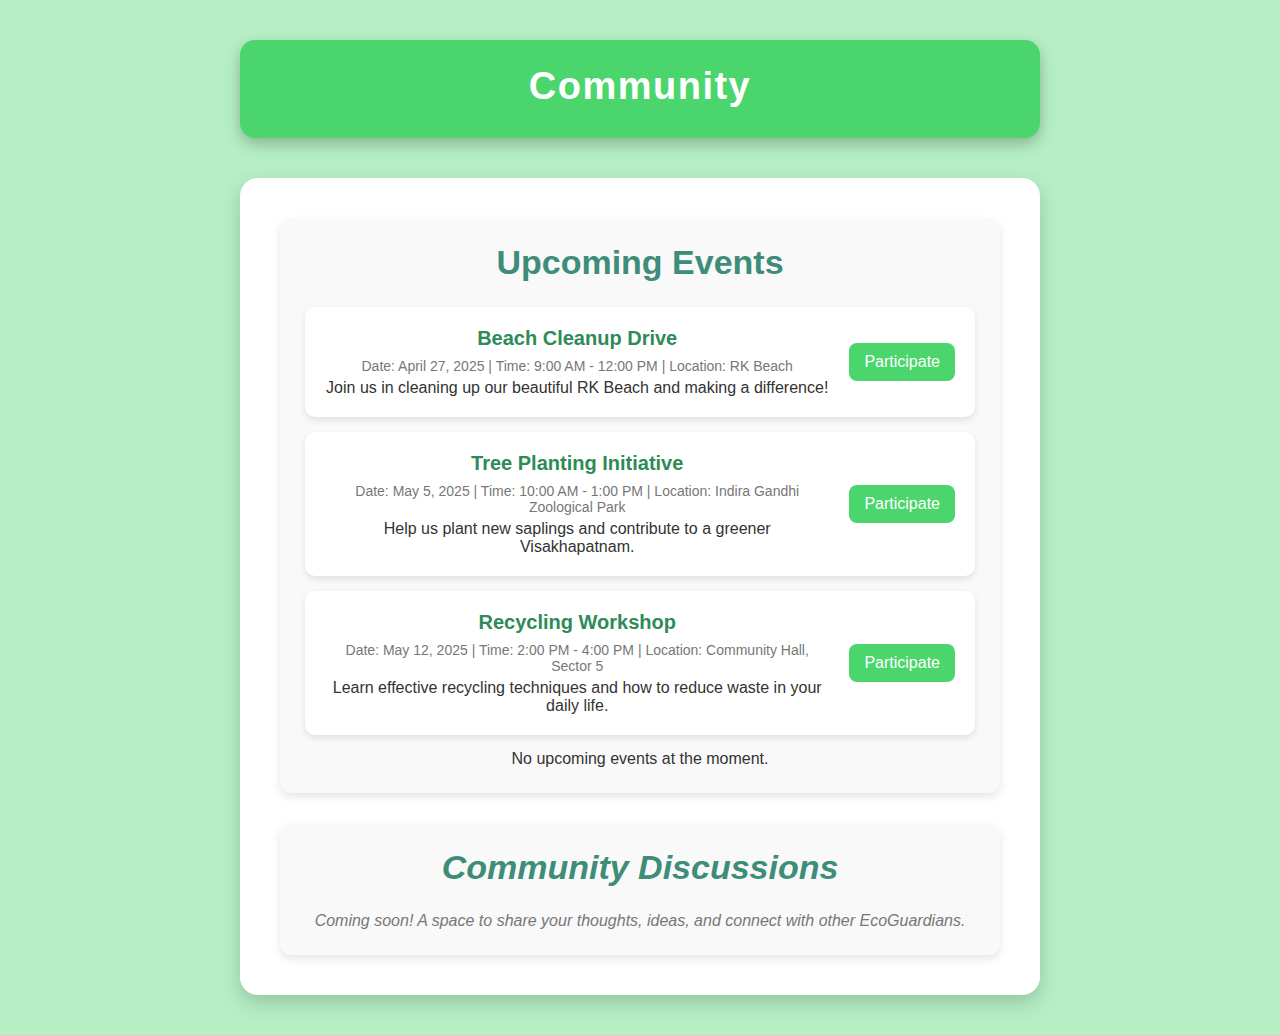
<file: community.html>
<!DOCTYPE html>
<html lang="en">
<head>
    <meta charset="UTF-8">
    <meta name="viewport" content="width=device-width, initial-scale=1.0">
    <title>Community - EcoGuardian</title>
    <link rel="stylesheet" href="style.css">
    <style>
        body {
            background: #B7EFC5; /* Light green background */
            color: #333;
            font-family: 'Segoe UI', Tahoma, Geneva, Verdana, sans-serif;
            display: flex;
            flex-direction: column;
            align-items: center;
            padding: 40px 20px;
            min-height: 100vh;
            box-sizing: border-box;
        }

        header {
            background: #4AD66D; /* Vibrant green header */
            color: white;
            padding: 25px 30px;
            border-radius: 15px;
            margin-bottom: 40px;
            box-shadow: 0 6px 15px rgba(0, 0, 0, 0.25);
            text-align: center;
            width: 90%;
            max-width: 800px;
        }

        header h1 {
            font-size: 38px;
            letter-spacing: 1.5px;
            margin-bottom: 5px;
        }

        .container {
            background: white;
            padding: 40px;
            border-radius: 18px;
            box-shadow: 0 8px 20px rgba(0, 0, 0, 0.18);
            width: 90%;
            max-width: 800px;
            display: flex;
            flex-direction: column;
            gap: 30px; /* Spacing between sections */
        }

        h2 {
            color: #3D8D7A; /* Deeper green subheading */
            font-size: 34px;
            font-weight: bold;
            text-align: center;
            margin-bottom: 25px;
        }

        /* Events Section */
        .events-section {
            padding: 25px;
            border-radius: 12px;
            background-color: #f9f9f9;
            box-shadow: 0 4px 10px rgba(0, 0, 0, 0.1);
        }

        .event-list {
            list-style: none;
            padding: 0;
            margin-top: 20px;
        }

        .event-item {
            background-color: white;
            padding: 20px;
            margin-bottom: 15px;
            border-radius: 10px;
            box-shadow: 0 3px 7px rgba(0, 0, 0, 0.1);
            display: flex;
            gap: 20px;
            align-items: center;
        }

        .event-details {
            flex-grow: 1;
        }

        .event-title {
            font-size: 20px;
            font-weight: bold;
            color: #2E8B57; /* Sea green for event title */
            margin-bottom: 8px;
        }

        .event-meta {
            color: #777;
            font-size: 14px;
            margin-bottom: 5px;
        }

        .participate-button {
            background-color: #4AD66D; /* Green button */
            color: white;
            border: none;
            padding: 10px 15px;
            border-radius: 8px;
            cursor: pointer;
            font-size: 16px;
            transition: background-color 0.2s ease-in-out;
        }

        .participate-button:hover {
            background-color: #3D8D7A; /* Darker green on hover */
        }

        /* Future Posts/Discussions Section (Placeholder) */
        .discussions-section {
            padding: 25px;
            border-radius: 12px;
            background-color: #f9f9f9;
            box-shadow: 0 4px 10px rgba(0, 0, 0, 0.1);
            text-align: center;
            color: #777;
            font-style: italic;
        }

        /* Modal Styles */
        .modal {
            display: none; /* Hidden by default */
            position: fixed; /* Stay in place */
            z-index: 1; /* Sit on top */
            left: 0;
            top: 0;
            width: 100%; /* Full width */
            height: 100%; /* Full height */
            overflow: auto; /* Enable scroll if needed */
            background-color: rgba(0,0,0,0.4); /* Black w/ opacity */
        }

        .modal-content {
            background-color: #fefefe;
            margin: 15% auto; /* 15% from the top and centered */
            padding: 20px;
            border: 1px solid #888;
            width: 80%; /* Could be more or less, depending on screen size */
            border-radius: 10px;
            position: relative;
        }

        .close-button {
            color: #aaa;
            float: right;
            font-size: 28px;
            font-weight: bold;
        }

        .close-button:hover,
        .close-button:focus {
            color: black;
            text-decoration: none;
            cursor: pointer;
        }

        .modal-input-group {
            margin-bottom: 15px;
        }

        .modal-input-group label {
            display: block;
            margin-bottom: 5px;
            font-weight: bold;
        }

        .modal-input-group input[type=text],
        .modal-input-group input[type=email],
        .modal-input-group input[type=tel] {
            width: calc(100% - 12px);
            padding: 8px;
            border: 1px solid #ccc;
            border-radius: 5px;
            box-sizing: border-box;
            font-size: 16px;
        }

        .modal-actions {
            text-align: right;
        }

        .modal-actions button {
            background-color: #4AD66D; /* Green button */
            color: white;
            border: none;
            padding: 10px 15px;
            border-radius: 8px;
            cursor: pointer;
            font-size: 16px;
            transition: background-color 0.2s ease-in-out;
            margin-left: 10px;
        }

        .modal-actions button:hover {
            background-color: #3D8D7A; /* Darker green on hover */
        }

        .modal-actions button.cancel-button {
            background-color: #f44336; /* Red cancel button */
        }

        .modal-actions button.cancel-button:hover {
            background-color: #d32f2f;
        }
    </style>
</head>
<body>
    <header>
        <h1>Community</h1>
    </header>

    <div class="container">
        <section class="events-section">
            <h2>Upcoming Events</h2>
            <ul class="event-list">
                <li class="event-item" data-event-id="1">
                    <div class="event-details">
                        <h3 class="event-title">Beach Cleanup Drive</h3>
                        <p class="event-meta">Date: April 27, 2025 | Time: 9:00 AM - 12:00 PM | Location: RK Beach</p>
                        <p>Join us in cleaning up our beautiful RK Beach and making a difference!</p>
                    </div>
                    <button class="participate-button" onclick="openParticipationModal(1)">Participate</button>
                </li>
                <li class="event-item" data-event-id="2">
                    <div class="event-details">
                        <h3 class="event-title">Tree Planting Initiative</h3>
                        <p class="event-meta">Date: May 5, 2025 | Time: 10:00 AM - 1:00 PM | Location: Indira Gandhi Zoological Park</p>
                        <p>Help us plant new saplings and contribute to a greener Visakhapatnam.</p>
                    </div>
                    <button class="participate-button" onclick="openParticipationModal(2)">Participate</button>
                </li>
                <li class="event-item" data-event-id="3">
                    <div class="event-details">
                        <h3 class="event-title">Recycling Workshop</h3>
                        <p class="event-meta">Date: May 12, 2025 | Time: 2:00 PM - 4:00 PM | Location: Community Hall, Sector 5</p>
                        <p>Learn effective recycling techniques and how to reduce waste in your daily life.</p>
                    </div>
                    <button class="participate-button" onclick="openParticipationModal(3)">Participate</button>
                </li>
            </ul>
            <p class="event-list-empty hidden">No upcoming events at the moment.</p>
        </section>

        <section class="discussions-section">
            <h2>Community Discussions</h2>
            <p>Coming soon! A space to share your thoughts, ideas, and connect with other EcoGuardians.</p>
        </section>

        <div id="participationModal" class="modal">
            <div class="modal-content">
                <span class="close-button" onclick="closeParticipationModal()">&times;</span>
                <h2>Participate in Event</h2>
                <form id="participationForm">
                    <div class="modal-input-group">
                        <label for="name">Your Name:</label>
                        <input type="text" id="name" name="name" required>
                    </div>
                    <div class="modal-input-group">
                        <label for="email">Your Email:</label>
                        <input type="email" id="email" name="email" required>
                    </div>
                    <div class="modal-input-group">
                        <label for="phone">Your Phone Number:</label>
                        <input type="tel" id="phone" name="phone" pattern="[0-9]{10}" placeholder="10-digit number" required>
                    </div>
                    <div class="modal-actions">
                        <button type="button" class="cancel-button" onclick="closeParticipationModal()">Cancel</button>
                        <button type="button" onclick="submitParticipation()">Submit</button>
                    </div>
                    <input type="hidden" id="eventId" name="event_id">
                </form>
            </div>
        </div>
    </div>

    <script>
        const participationModal = document.getElementById('participationModal');
        let currentEventId;

        function openParticipationModal(eventId) {
            currentEventId = eventId;
            document.getElementById('eventId').value = eventId;
            participationModal.style.display = "block";
        }

        function closeParticipationModal() {
            participationModal.style.display = "none";
        }

        window.onclick = function(event) {
            if (event.target == participationModal) {
                closeParticipationModal();
            }
        }

        function submitParticipation() {
            const name = document.getElementById('name').value;
            const email = document.getElementById('email').value;
            const phone = document.getElementById('phone').value;
            const eventId = document.getElementById('eventId').value;

            // Basic client-side validation
            if (!name || !email || !phone || !/^[0-9]{10}$/.test(phone)) {
                alert('Please enter your name, a valid email, and a 10-digit phone number.');
                return;
            }

            // Send data to the backend using fetch
            fetch('participate_event.php', {
                method: 'POST',
                headers: {
                    'Content-Type': 'application/x-www-form-urlencoded',
                },
                body: `event_id=${eventId}&name=${name}&email=${email}&phone=${phone}`
            })
            .then(response => response.text())
            .then(data => {
                alert(data); // Show success or error message from PHP
                closeParticipationModal();
            })
            .catch(error => {
                console.error('Error:', error);
                alert('An error occurred while trying to participate.');
            });
        }
    </script>
</body>
</html>
</file>
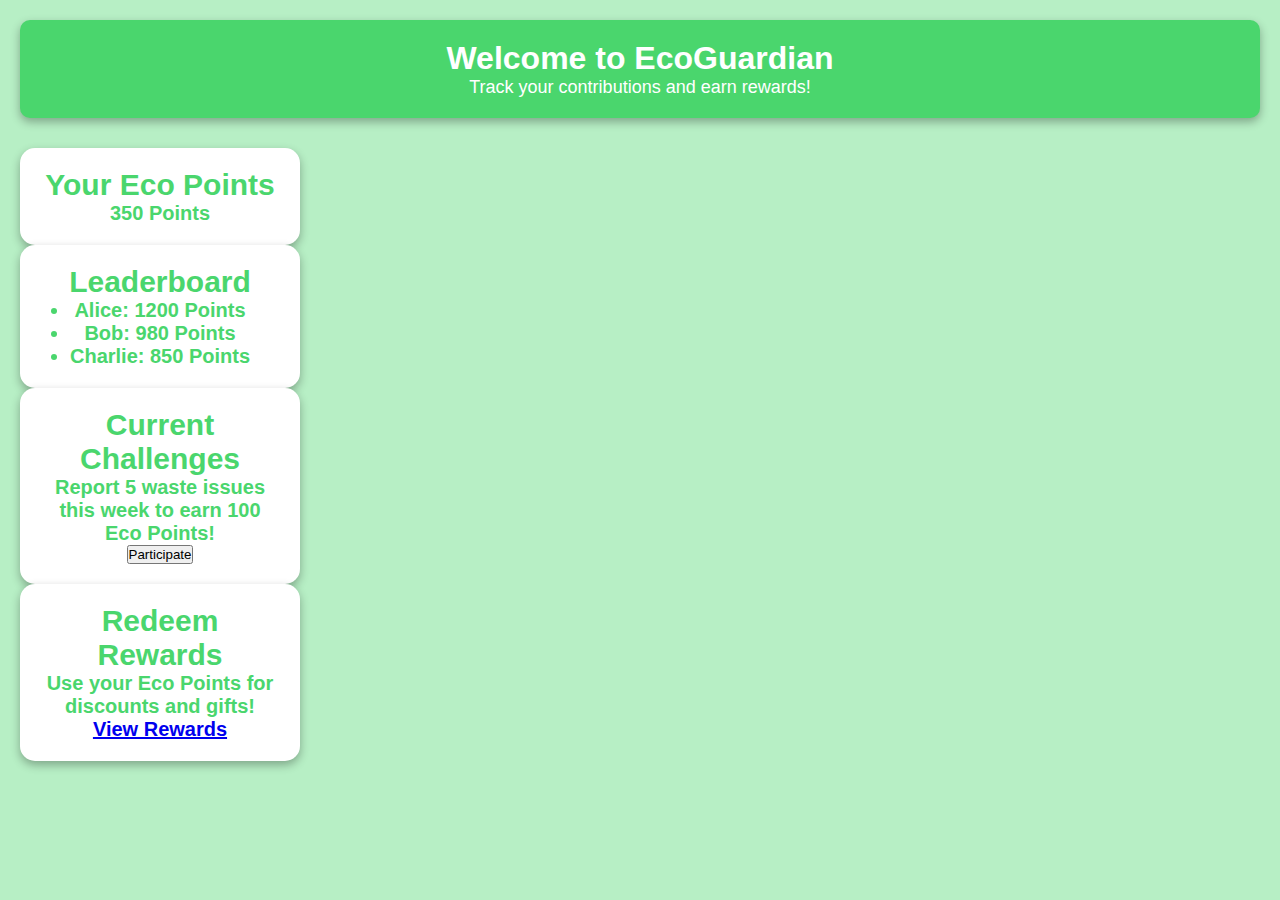
<file: dashboard.html>
<!DOCTYPE html>
<html lang="en">
<head>
    <meta charset="UTF-8">
    <meta name="viewport" content="width=device-width, initial-scale=1.0">
    <title>EcoGuardian Dashboard</title>
    <link rel="stylesheet" href="style.css">
</head>
<body>
    <header>
        <h1>Welcome to EcoGuardian</h1>
        <p>Track your contributions and earn rewards!</p>
    </header>

    <div class="dashboard">
        <div class="card">
            <h2>Your Eco Points</h2>
            <p id="ecoPoints">Loading...</p>
        </div>

        <div class="card">
            <h2>Leaderboard</h2>
            <ul id="leaderboard">
                <li>Loading...</li>
            </ul>
        </div>

        <div class="card">
            <h2>Current Challenges</h2>
            <p>Report 5 waste issues this week to earn 100 Eco Points!</p>
            <button class="challenge-btn">Participate</button>
        </div>

        <div class="card">
            <h2>Redeem Rewards</h2>
            <p>Use your Eco Points for discounts and gifts!</p>
            <a href="rewards.html" class="redeem-btn">View Rewards</a>
        </div>
    </div>

    <script src="script.js"></script>
</body>
</html>
</file>
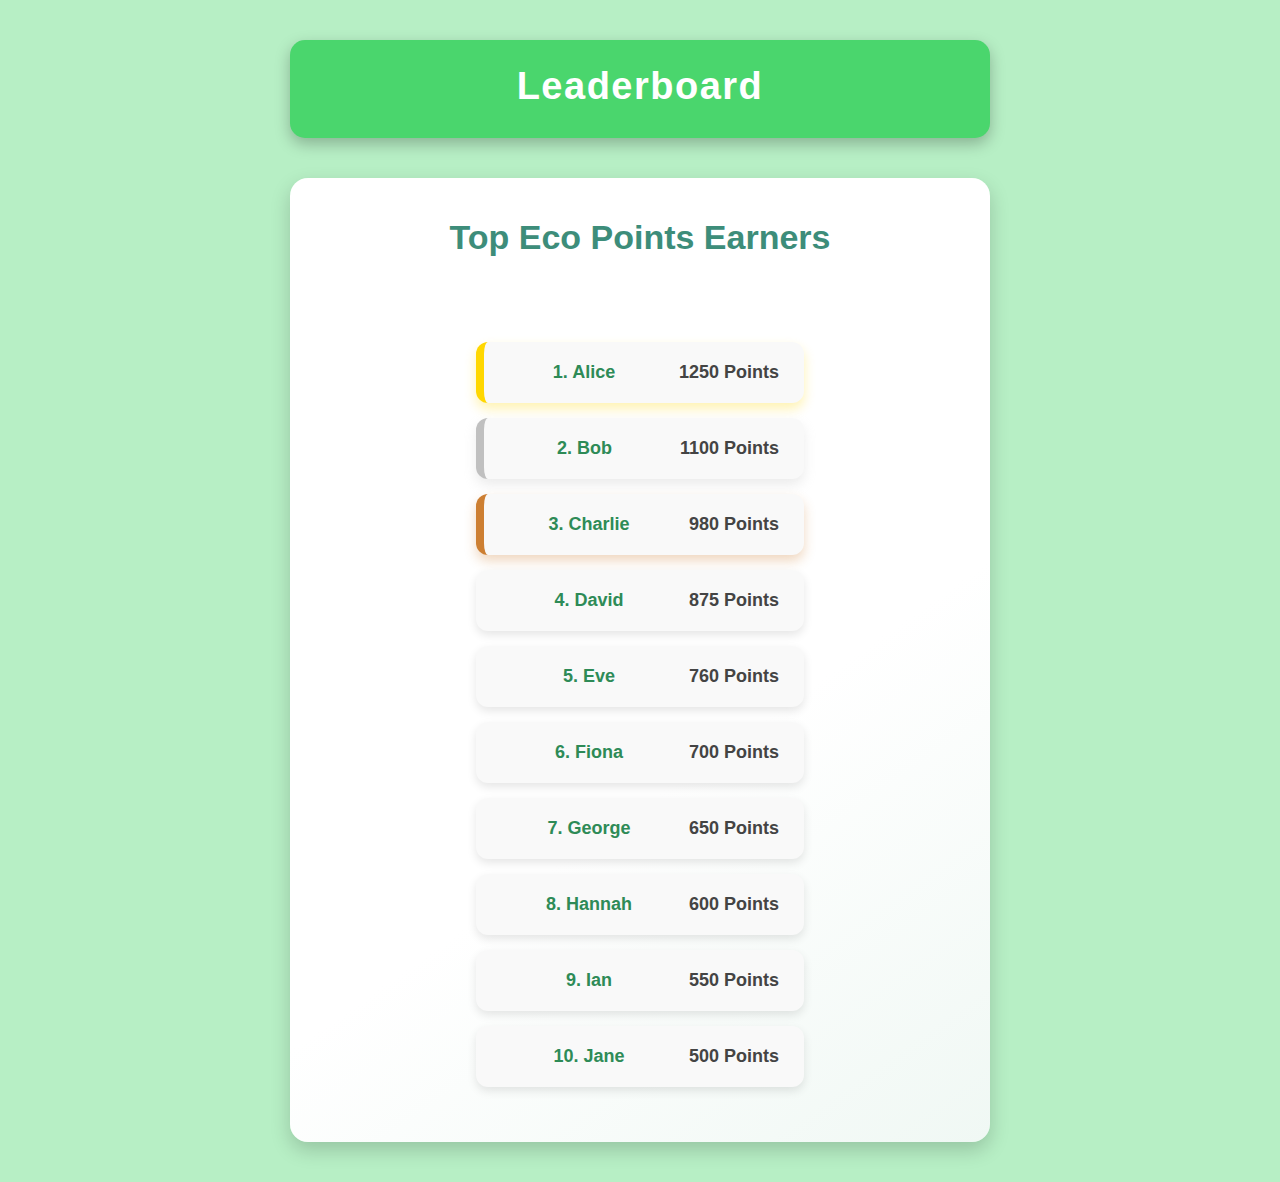
<file: leaderboard.html>
<!DOCTYPE html>
<html lang="en">
<head>
    <meta charset="UTF-8">
    <meta name="viewport" content="width=device-width, initial-scale=1.0">
    <title>Leaderboard</title>
    <link rel="stylesheet" href="style.css">
    <style>
        body {
            background: #B7EFC5;
            color: #333;
            font-family: 'Segoe UI', Tahoma, Geneva, Verdana, sans-serif;
            display: flex;
            flex-direction: column;
            align-items: center;
            padding: 40px 20px;
            min-height: 100vh;
            box-sizing: border-box;
        }

        header {
            background: #4AD66D;
            color: white;
            padding: 25px 30px;
            border-radius: 15px;
            margin-bottom: 40px;
            box-shadow: 0 6px 15px rgba(0, 0, 0, 0.25);
            text-align: center;
            width: 90%;
            max-width: 700px;
        }

        header h1 {
            font-size: 38px;
            letter-spacing: 1.5px;
            margin-bottom: 5px;
        }

        .container {
            background: white;
            padding: 40px;
            border-radius: 18px;
            box-shadow: 0 8px 20px rgba(0, 0, 0, 0.18);
            width: 90%;
            max-width: 700px;
        }

        h2 {
            color: #3D8D7A;
            margin-bottom: 35px;
            font-size: 34px;
            font-weight: bold;
            text-align: center;
        }

        .leaderboard-list {
            list-style: none;
            padding: 0;
            margin-top: 30px;
        }

        .leaderboard-item {
            background-color: #f9f9f9;
            padding: 20px 25px;
            margin-bottom: 15px;
            border-radius: 12px;
            display: flex;
            justify-content: space-between; /* Keep space between name and points */
            align-items: center;
            box-shadow: 0 4px 10px rgba(0, 0, 0, 0.1);
            transition: transform 0.2s ease-in-out, box-shadow 0.2s ease-in-out;
            border-left: 8px solid transparent;
        }

        .leaderboard-item:hover {
            transform: scale(1.015);
            box-shadow: 0 6px 12px rgba(0, 0, 0, 0.15);
            background-color: #f0f8f4;
        }

        .leaderboard-item span {
            font-weight: bold;
            color: #444;
            font-size: 18px;
        }

        .leaderboard-item span:first-child {
            color: #2E8B57; /* Sea green for rank/name */
            flex-grow: 1; /* Allow name to take up more space */
            margin-right: 20px; /* Add some spacing between name and points */
            min-width: 150px; /* Ensure a minimum width for the name */
        }

        .leaderboard-empty {
            text-align: center;
            font-style: italic;
            color: #888;
            margin-top: 30px;
            font-size: 16px;
        }

        /* Visual emphasis for top 3 */
        .leaderboard-item:nth-child(1) {
            border-left-color: #FFD700;
            box-shadow: 0 6px 12px rgba(255, 215, 0, 0.3);
        }

        .leaderboard-item:nth-child(2) {
            border-left-color: #C0C0C0;
            box-shadow: 0 6px 12px rgba(192, 192, 192, 0.3);
        }

        .leaderboard-item:nth-child(3) {
            border-left-color: #CD7F32;
            box-shadow: 0 6px 12px rgba(205, 127, 50, 0.3);
        }

        /* Subtle background gradient */
        .container {
            background: linear-gradient(145deg, #ffffff 60%, #f0f8f4 100%);
        }
    </style>
</head>
<body>
    <header>
        <h1>Leaderboard</h1>
    </header>

    <div class="container">
        <h2>Top Eco Points Earners</h2>

        <ul class="leaderboard-list">
            <li class="leaderboard-item">
                <span>1. Alice</span>
                <span>1250 Points</span>
            </li>
            <li class="leaderboard-item">
                <span>2. Bob</span>
                <span>1100 Points</span>
            </li>
            <li class="leaderboard-item">
                <span>3. Charlie</span>
                <span>980 Points</span>
            </li>
            <li class="leaderboard-item">
                <span>4. David</span>
                <span>875 Points</span>
            </li>
            <li class="leaderboard-item">
                <span>5. Eve</span>
                <span>760 Points</span>
            </li>
            <li class="leaderboard-item">
                <span>6. Fiona</span>
                <span>700 Points</span>
            </li>
            <li class="leaderboard-item">
                <span>7. George</span>
                <span>650 Points</span>
            </li>
            <li class="leaderboard-item">
                <span>8. Hannah</span>
                <span>600 Points</span>
            </li>
            <li class="leaderboard-item">
                <span>9. Ian</span>
                <span>550 Points</span>
            </li>
            <li class="leaderboard-item">
                <span>10. Jane</span>
                <span>500 Points</span>
            </li>
        </ul>

        
    </div>
</body>
</html>
</file>
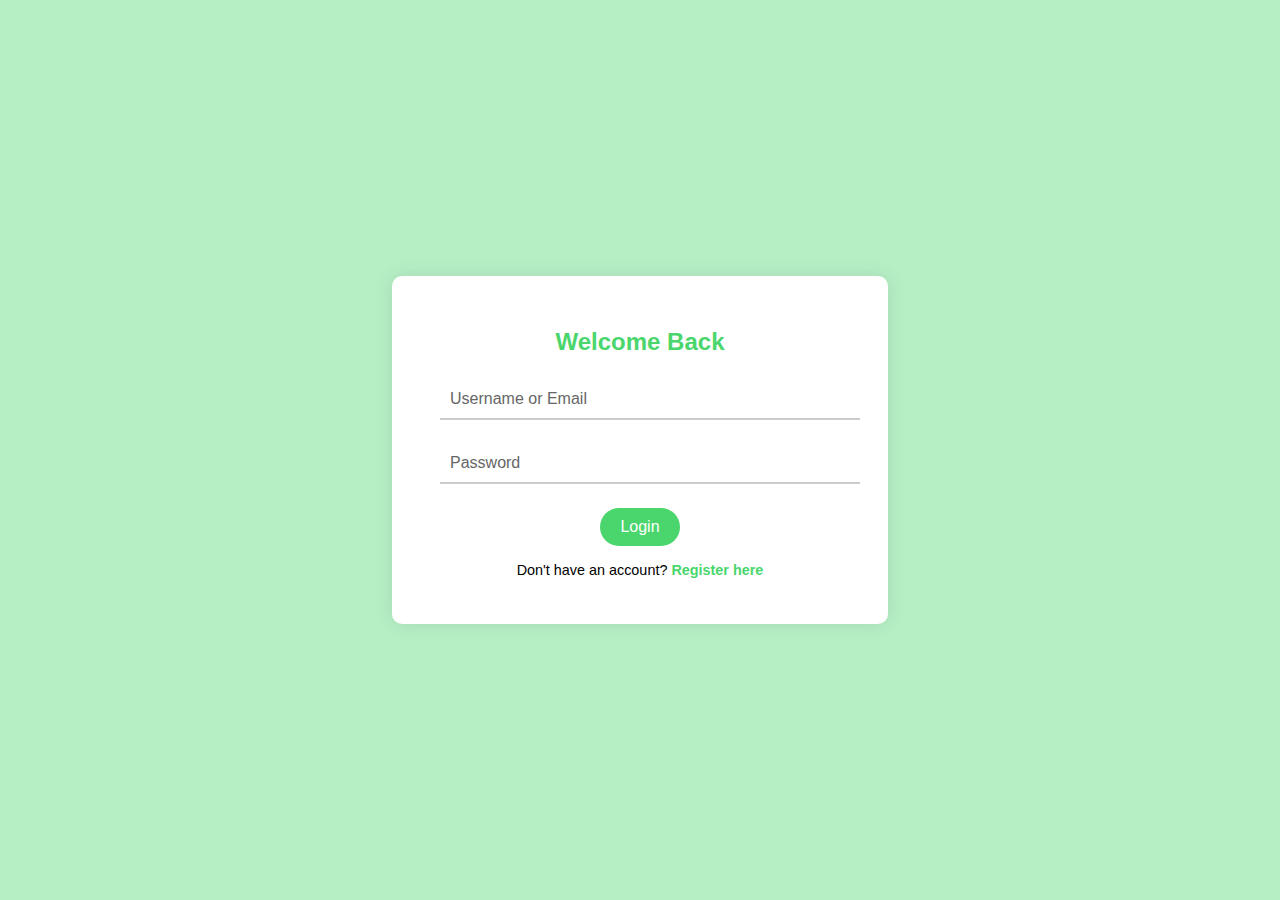
<file: login.html>
<!DOCTYPE html>
<html lang="en">
<head>
    <meta charset="UTF-8">
    <title>EcoGuardian Login</title>
    <link rel="stylesheet" href="auth-style.css">
</head>
<body>
    <div class="auth-container">
        <h2>Welcome Back</h2>
        <div id="success-msg" class="hidden">Registration successful. Please log in now.</div>

        <form action="login.php" method="POST">
            <div class="input-group">
                <input type="text" name="identifier" required>
                <label>Username or Email</label>
            </div>
            <div class="input-group">
                <input type="password" name="password" required>
                <label>Password</label>
            </div>
            <button type="submit" class="auth-btn">Login</button>
            <p class="switch-link">Don't have an account? <a href="register.html">Register here</a></p>
        </form>
    </div>
    <script>
        // Check if the user came from registration
        const urlParams = new URLSearchParams(window.location.search);
        if (urlParams.get('registered') === 'success') {
            const msg = document.getElementById('success-msg');
            msg.classList.remove('hidden');
        }
        setTimeout(() => {
            const msg = document.getElementById('success-msg');
            if (msg) msg.style.display = 'none';
        }, 5000);
        
    </script>
    
</body>
</html>
</file>
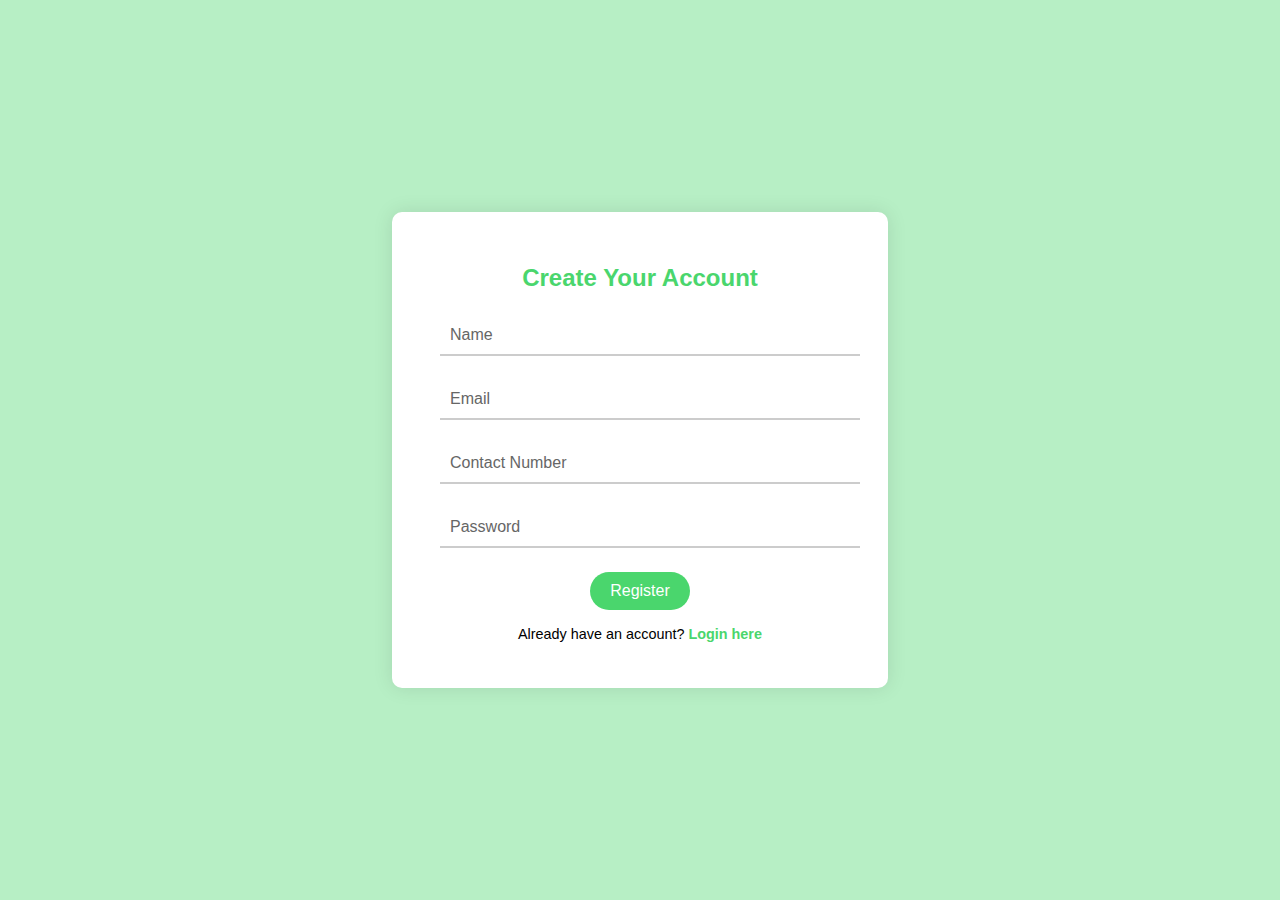
<file: register.html>
<!DOCTYPE html>
<html lang="en">
<head>
    <meta charset="UTF-8">
    <title>EcoGuardian Register</title>
    <link rel="stylesheet" href="auth-style.css">
</head>
<body>
    <div class="auth-container">
        <h2>Create Your Account</h2>

        <!-- Error message for duplicates -->
        <div id="error-msg" class="hidden">Email or Contact Number already exists. Please use different details.</div>
        
        <form action="register.php" method="POST">
            <div class="input-group">
                <input type="text" name="name" required>
                <label>Name</label>
            </div>
            <div class="input-group">
                <input type="email" name="email" required>
                <label>Email</label>
            </div>
            <div class="input-group">
                <input type="text" name="contact_number" required>
                <label>Contact Number</label>
            </div>
            <div class="input-group">
                <input type="password" name="password" required>
                <label>Password</label>
            </div>
            <button type="submit" class="auth-btn">Register</button>
            <p class="switch-link">Already have an account? <a href="login.html">Login here</a></p>
        </form>
    </div>

    <script>
        // Show error message if redirected due to duplicate
        const params = new URLSearchParams(window.location.search);
        if (params.get('error') === 'exists') {
            document.getElementById('error-msg').classList.remove('hidden');
        }
    </script>
</body>
</html>
</file>
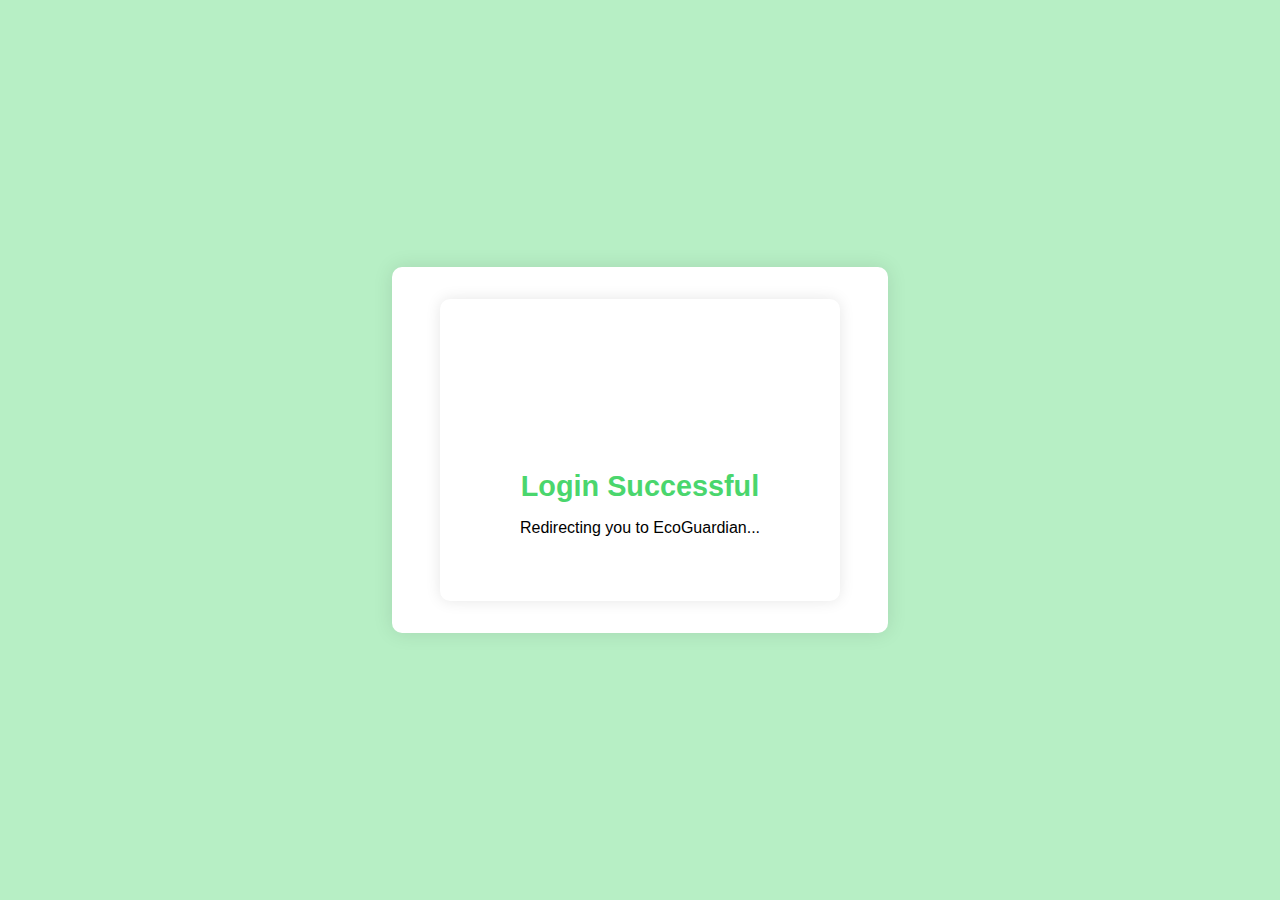
<file: success.html>
<!DOCTYPE html>
<html lang="en">
<head>
  <meta charset="UTF-8" />
  <meta name="viewport" content="width=device-width, initial-scale=1.0"/>
  <title>Redirecting...</title>
  <link rel="stylesheet" href="auth-style.css" />
  <style>
    .success-box {
      text-align: center;
      background-color: #ffffff;
      padding: 3rem;
      border-radius: 10px;
      box-shadow: 0 0 15px rgba(0,0,0,0.1);
    }

    .success-box h2 {
      color: #4AD66D;
      font-size: 1.8rem;
      margin-bottom: 1rem;
    }

    .checkmark {
      width: 80px;
      height: 80px;
      margin: 0 auto 1rem auto;
    }

    .checkmark circle {
      fill: none;
      stroke: #B7EFC5;
      stroke-width: 5;
      animation: circle-appear 0.6s ease forwards;
    }

    .checkmark path {
      stroke: #4AD66D;
      stroke-width: 5;
      stroke-linecap: round;
      stroke-linejoin: round;
      fill: none;
      stroke-dasharray: 48;
      stroke-dashoffset: 48;
      animation: checkmark-draw 0.5s 0.6s ease forwards;
    }

    @keyframes circle-appear {
      to { stroke-dashoffset: 0; }
    }

    @keyframes checkmark-draw {
      to { stroke-dashoffset: 0; }
    }
  </style>
</head>
<body>
  <div class="auth-container">
    <div class="success-box">
      <svg class="checkmark" viewBox="0 0 52 52">
        <circle cx="26" cy="26" r="25" stroke-dasharray="157" stroke-dashoffset="157"/>
        <path d="M14 27l8 8 16-16"/>
      </svg>
      <h2>Login Successful</h2>
      <p>Redirecting you to EcoGuardian...</p>
    </div>
  </div>

  <script>
    setTimeout(() => {
      window.location.href = "index.html";
    }, 2500);
  </script>
</body>
</html>
</file>
<file: style.css>
/* General Styling */
* {
    margin: 0;
    padding: 0;
    box-sizing: border-box;
    font-family: "Arial", sans-serif;
}

body {
    background: #B7EFC5;
    color: #333;
    text-align: center;
    padding: 20px;
}

/* Header */
header {
    background: #4AD66D;
    color: white;
    padding: 20px;
    border-radius: 10px;
    margin-bottom: 30px;
    box-shadow: 0px 4px 10px rgba(0, 0, 0, 0.3);
}

header h1 {
    font-size: 32px;
}

header p {
    font-size: 18px;
    font-weight: lighter;
}

/* Container for Cards */
.container {
    display: flex;
    flex-wrap: wrap;
    justify-content: center;
    gap: 20px;
    padding: 20px;
}

/* Cards */
.card {
    background: white;
    color: #4AD66D;
    text-align: center;
    width: 280px;
    padding: 20px;
    font-size: 20px;
    font-weight: bold;
    border-radius: 15px;
    text-decoration: none;
    box-shadow: 0px 4px 10px rgba(0, 0, 0, 0.3);
    transition: all 0.3s ease-in-out;
    cursor: pointer;
    display: flex;
    flex-direction: column;
    align-items: center;
}

.card:hover {
    background: #4AD66D;
    color: white;
    transform: scale(1.05);
}

/* Animated Icons */
.animated-icon {
    width: 70px;
    height: 70px;
    margin-bottom: 10px;
}

/* Buttons */
.button {
    display: inline-block;
    padding: 12px 20px;
    margin-top: 15px;
    background: #4AD66D;
    color: white;
    font-size: 16px;
    font-weight: bold;
    border-radius: 8px;
    text-decoration: none;
    transition: 0.3s;
    border: none;
    cursor: pointer;
}

.button:hover {
    background: #38b556;
    transform: scale(1.05);
}

/* Report Page Styling */
.report-container {
    background: white;
    padding: 25px;
    max-width: 500px;
    margin: 20px auto;
    border-radius: 10px;
    box-shadow: 0px 4px 10px rgba(0, 0, 0, 0.2);
}

.report-container form {
    display: flex;
    flex-direction: column;
}

.report-container label {
    font-size: 16px;
    font-weight: bold;
    margin-top: 10px;
    text-align: left;
}

.report-container input,
.report-container select,
.report-container textarea {
    width: 100%;
    padding: 10px;
    margin-top: 5px;
    border-radius: 8px;
    border: 1px solid #ccc;
    font-size: 16px;
}

.report-container textarea {
    height: 100px;
    resize: none;
}

/* File Upload Styling */
.report-container input[type="file"] {
    padding: 10px;
    border: 1px solid #ccc;
    background: #f9f9f9;
    cursor: pointer;
}

/* Rewards Page Styling */
.rewards-container {
    max-width: 800px;
    margin: 20px auto;
    text-align: center;
    background: white;
    padding: 20px;
    border-radius: 10px;
    box-shadow: 0px 4px 10px rgba(0, 0, 0, 0.2);
}

/* Eco Points Box */
.eco-points {
    background: #B7EFC5;
    padding: 20px;
    border-radius: 10px;
    margin-bottom: 20px;
}

.eco-points h2 {
    font-size: 24px;
    color: #333;
}

.eco-points p {
    font-size: 28px;
    font-weight: bold;
    color: #4AD66D;
}

/* Rewards Grid */
.reward-icon {
    width: 70px; /* Adjust size to be visually balanced */
    height: 70px;
    display: block;
    margin: 10px auto; /* Center the icons inside the reward cards */
    animation: bounce 1.5s infinite alternate; /* Subtle animation */
}
.main-footer {
    background: #4AD66D; /* Dark background for the footer */
    color: #f0f0f0; /* Light text color */
    padding: 20px;
    text-align: center;
    margin-top: 40px; /* Add some space above the footer */
    border-radius: 10px 10px 0 0; /* Optional: Rounded top corners */
}

.main-footer p {
    margin: 5px 0;
    font-size: 0.9em;
}

.main-footer a {
    color: #f0f0f0; /* Green link color */
    text-decoration: none;
}

.main-footer a:hover {
    text-decoration: underline;
}

/* Keyframes for gentle bounce effect */
@keyframes bounce {
    from {
        transform: translateY(0);
    }
    to {
        transform: translateY(-5px);
    }
}

.rewards-grid {
    display: grid;
    grid-template-columns: repeat(auto-fit, minmax(180px, 1fr));
    gap: 15px;
    margin-top: 20px;
}

.reward-card {
    background: white;
    padding: 15px;
    border-radius: 10px;
    text-align: center;
    box-shadow: 0px 4px 10px rgba(0, 0, 0, 0.2);
    transition: 0.3s;
}

.reward-card:hover {
    transform: scale(1.05);
}

.reward-card img {
    width: 80px;
    height: 80px;
    margin-bottom: 10px;
}

.reward-card h3 {
    font-size: 18px;
    color: #333;
    margin-bottom: 5px;
}

.reward-card p {
    font-size: 14px;
    color: #555;
}

/* Responsive Design */
@media (max-width: 768px) {
    .container {
        flex-direction: column;
        align-items: center;
    }

    .card {
        width: 90%;
    }

    .rewards-grid {
        grid-template-columns: repeat(auto-fit, minmax(150px, 1fr));
    }
}

@media (max-width: 480px) {
    header h1 {
        font-size: 28px;
    }

    header p {
        font-size: 16px;
    }

    .card {
        font-size: 18px;
        padding: 15px;
    }

    .reward-card img {
        width: 60px;
        height: 60px;
    }
}
</file>
<file: auth-style.css>
body {
    margin: 0;
    padding: 0;
    font-family: 'Segoe UI', sans-serif;
    background: linear-gradient(135deg, #B7EFC5, #B7EFC5);
    height: 100vh;
    display: flex;
    justify-content: center;
    align-items: center;
}

.auth-container {
    background: #fff;
    padding: 2rem 3rem;
    border-radius: 10px;
    box-shadow: 0 0 20px rgba(0,0,0,0.1);
    max-width: 400px;
    width: 100%;
    text-align: center;
}

.auth-container h2 {
    color: #4AD66D;
    margin-bottom: 1.5rem;
}

.input-group {
    position: relative;
    margin: 1.5rem 0;
}

.input-group input {
    width: 100%;
    padding: 10px 10px;
    border: none;
    border-bottom: 2px solid #ccc;
    outline: none;
    font-size: 1rem;
    background: transparent;
    transition: 0.3s ease;
}

.input-group label {
    position: absolute;
    top: 10px;
    left: 10px;
    pointer-events: none;
    color: #666;
    transition: 0.3s ease;
}

.input-group input:focus,
.input-group input:valid {
    border-bottom: 2px solid #4AD66D;
}

.input-group input:focus ~ label,
.input-group input:valid ~ label {
    top: -10px;
    font-size: 0.8rem;
    color: #4AD66D;
}

.auth-btn {
    background-color: #4AD66D;
    color: #fff;
    padding: 10px 20px;
    border: none;
    border-radius: 25px;
    font-size: 1rem;
    cursor: pointer;
    transition: 0.3s;
}

.auth-btn:hover {
    background-color: #4AD66D;
}

.switch-link {
    margin-top: 1rem;
    font-size: 0.9rem;
}

.switch-link a {
    color: #4AD66D;
    text-decoration: none;
    font-weight: bold;
}

.switch-link a:hover {
    text-decoration: underline;
}
#success-msg {
    background-color: #dff0d8;
    color: #2e654b;
    padding: 12px 20px;
    border-left: 6px solid #3D8D7A;
    border-radius: 5px;
    font-weight: 500;
    margin: 15px auto;
    text-align: center;
    max-width: 400px;
    box-shadow: 0 2px 5px rgba(0,0,0,0.1);
    transition: all 0.3s ease-in-out;
}

.hidden {
    display: none;
}
footer {
    background: #333; /* Dark background for the footer */
    color: #f0f0f0; /* Light text color */
    padding: 20px;
    text-align: center;
    margin-top: 40px; /* Add some space above the footer */
    border-radius: 10px 10px 0 0; /* Optional: Rounded top corners */
}

footer p {
    margin: 5px 0;
    font-size: 0.9em;
}

footer a {
    color: #4AD66D; /* Green link color */
    text-decoration: none;
}

footer a:hover {
    text-decoration: underline;
}
</file>
